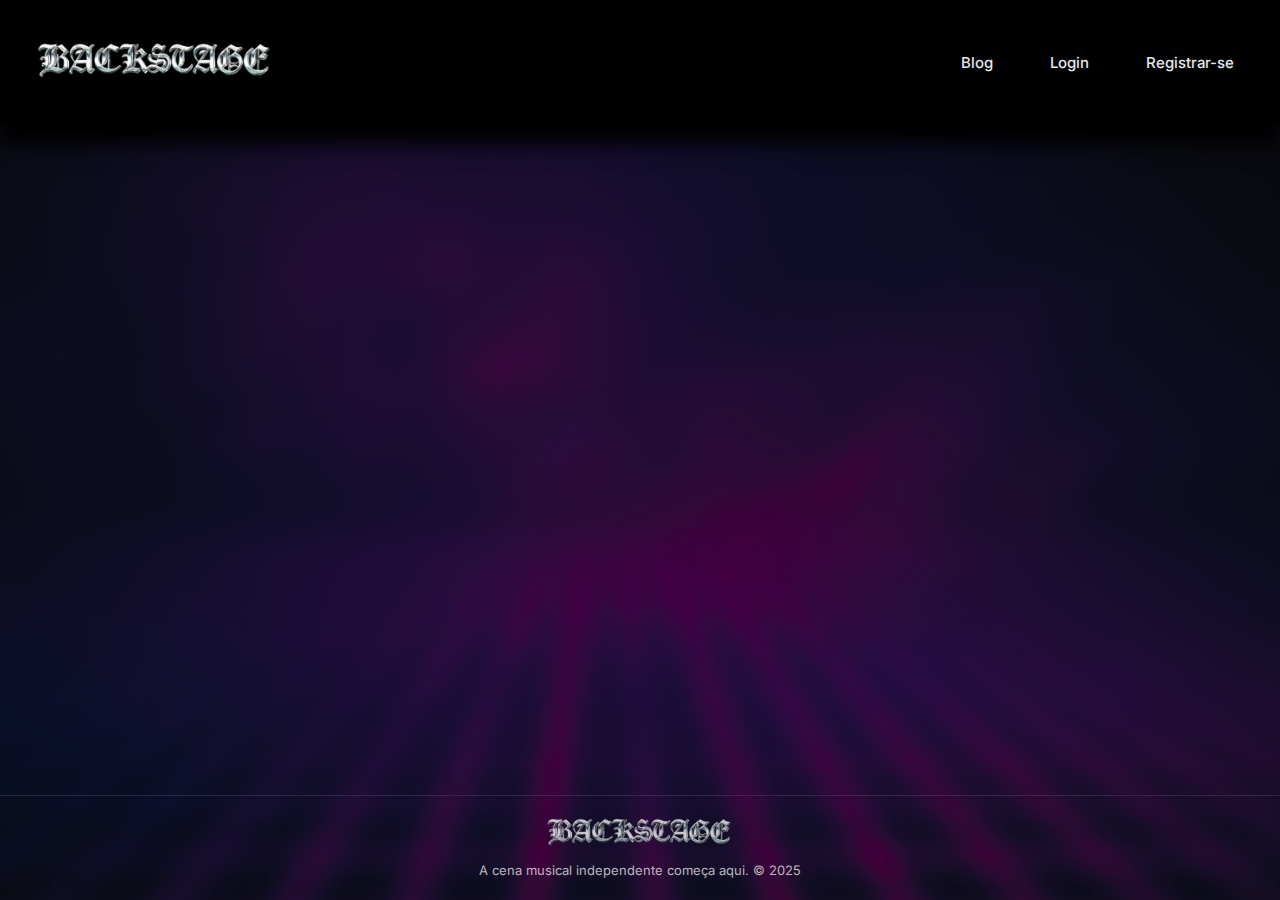
<file: index.html>
<!DOCTYPE html>
<html lang="pt-BR">
<head>
    <meta charset="UTF-8">
    <meta name="viewport" content="width=device-width, initial-scale=1.0">
    <title>Backstage | Conecte-se com Músicos</title>
    <link rel="preconnect" href="https://fonts.googleapis.com">
    <link rel="preconnect" href="https://fonts.gstatic.com" crossorigin>
    <link href="https://fonts.googleapis.com/css2?family=Inter:wght@300;400;500;600;700&family=Poppins:wght@600;700&display=swap" rel="stylesheet">
    <style>
        * {
            margin: 0;
            padding: 0;
            box-sizing: border-box;
        }
        
        body {
            font-family: 'Inter', sans-serif;
            color: #ffffff;
            line-height: 1.5;
            min-height: 100vh;
            display: flex;
            flex-direction: column;
            background-image: url('imagens/background.png');
            background-size: cover;
            background-position: center;
            background-repeat: no-repeat;
            background-attachment: fixed;
            position: relative;
        }
        
        body::before {
            content: '';
            position: absolute;
            top: 0;
            left: 0;
            width: 100%;
            height: 100%;
            background: rgba(0, 0, 0, 0.4);
            z-index: -1;
        }
        
        .container {
            width: 100%;
            max-width: 1200px;
            margin: 0 auto;
            padding: 0 15px;
            position: relative;
            z-index: 1;
        }
        
        nav {
            display: flex;
            align-items: center;   
            justify-content: space-between;
            padding: 20px 30px;
            background-color: black;
            box-shadow: 0px 20px 20px black;
            
        }
        
        .logo-img {
            width: 250px;
            padding-bottom: 20px;
            margin-top: 20px;
        }
        
        
        /* Menu de navegação */
        .nav-menu {
            display: flex;
            list-style: none;
            gap: 25px;
            margin: 0;
            padding: 0;
        }
        
        .nav-menu a {
            text-decoration: none;
            color: #e5e7eb;
            font-weight: 500;
            font-size: 15px;
            transition: all 0.2s;
            padding: 8px 16px;
            border-radius: 6px;
            position: relative;
        }
        
        .nav-menu a:hover {
            color: #8b5cf6;
            background-color: rgba(139, 92, 246, 0.1);
        }
        
        .nav-menu a::after {
            content: '';
            position: absolute;
            bottom: -4px;
            left: 50%;
            transform: translateX(-50%);
            width: 0;
            height: 2px;
            background: linear-gradient(90deg, #8b5cf6, #7c3aed);
            transition: width 0.3s;
        }
        
        .nav-menu a:hover::after {
            width: 70%;
        }
        
        /* Conteúdo principal - Layout de duas colunas */
        .main-content {
            flex: 1;
            display: flex;
            align-items: center;
            padding: 40px 0;
        }
        
        .hero {
            display: flex;
            align-items: center;
            justify-content: space-between;
            width: 100%;
            gap: 40px;
        }
        
        .hero-left {
            flex: 1;
            max-width: 550px;
        }
        
        .main-title {
            font-family: 'Poppins', sans-serif;
            font-size: 44px;
            font-weight: 700;
            line-height: 1.1;
            margin-bottom: 20px;
            color: #ffffff;
            text-shadow: 0 2px 10px rgba(0, 0, 0, 0.5);
        }
        
        .main-subtitle {
            font-size: 18px;
            color: #d1d5db;
            margin-bottom: 30px;
            font-weight: 400;
        }
        
        /* Botão principal */
        .signup-button {
            display: inline-block;
            background: linear-gradient(135deg, #8b5cf6 0%, #7c3aed 50%, #6d28d9 100%);
            color: white;
            font-size: 16px;
            font-weight: 600;
            padding: 16px 40px;
            border-radius: 10px;
            text-decoration: none;
            transition: all 0.3s;
            box-shadow: 0 6px 20px rgba(139, 92, 246, 0.4);
            border: none;
            cursor: pointer;
            letter-spacing: 0.5px;
        }
        
        .signup-button:hover {
            transform: translateY(-3px);
            box-shadow: 0 10px 25px rgba(139, 92, 246, 0.6);
        }
        
        /* Lado direito com imagem do urso */
        .hero-right {
            flex: 1;
            display: flex;
            justify-content: center;
            align-items: center;
        }
        
        .bear-image {
            width: 360px;
            height: auto;
            filter: drop-shadow(0 10px 25px rgba(0, 0, 0, 0.5));
            transition: transform 0.3s ease;
        }
        
        .bear-image:hover {
            transform: scale(1.02);
        }
        
        /* Rodapé COM LOGO */
        footer {
            padding: 20px 0;
            text-align: center;
            color: rgba(255, 255, 255, 0.7);
            font-size: 13px;
            margin-top: 10px;
            border-top: 1px solid rgba(255, 255, 255, 0.1);
        }
        
        .footer-content {
            display: flex;
            flex-direction: column;
            align-items: center;
            gap: 10px;
        }
        
        .footer-logo {
            display: flex;
            align-items: center;
            gap: 10px;
            margin-bottom: 5px;
        }
        
        .footer-logo-img {
            height: 30px;
            width: auto;
            opacity: 0.8;
        }
        
        .footer-logo-text {
            font-family: 'Poppins', sans-serif;
            font-size: 16px;
            font-weight: 600;
            color: rgba(255, 255, 255, 0.9);
        }
        
        /* Responsividade */
        @media (max-width: 992px) {
            .main-title {
                font-size: 38px;
            }
            
            .main-subtitle {
                font-size: 16px;
            }
            
            .bear-image {
                width: 300px;
            }
            
            .container {
                padding: 0 20px;
            }
            
            nav {
                padding: 15px 20px;
            }
            
            .logo-img {
                width: 200px;
            }
        }
        
        @media (max-width: 768px) {
            .hero {
                flex-direction: column;
                gap: 30px;
                text-align: center;
            }
            
            .hero-left, .hero-right {
                max-width: 100%;
            }
            
            nav {
                flex-direction: column;
                gap: 15px;
                padding: 15px;
            }
            
            .logo-img {
                width: 180px;
                margin: 0;
            }
            
            .nav-menu {
                gap: 15px;
                flex-wrap: wrap;
                justify-content: center;
            }
            
            .main-title {
                font-size: 32px;
            }
            
            .main-subtitle {
                font-size: 15px;
            }
            
            .signup-button {
                padding: 14px 35px;
                font-size: 15px;
            }
            
            .bear-image {
                width: 260px;
            }
            
            .footer-logo {
                flex-direction: column;
                gap: 6px;
            }
        }
        
        @media (max-width: 480px) {
            .container {
                padding: 0 15px;
            }
            
            .nav-menu {
                flex-direction: column;
                gap: 12px;
                align-items: center;
            }
            
            .main-title {
                font-size: 28px;
            }
            
            .main-subtitle {
                font-size: 14px;
            }
            
            .signup-button {
                padding: 12px 30px;
                font-size: 14px;
            }
            
            .bear-image {
                width: 220px;
            }
            
            .footer-logo-img {
                height: 25px;
            }
            
            .footer-logo-text {
                font-size: 14px;
            }
        }
        
        /* Estilos para fallback caso as imagens não carreguem */
        .bg-fallback {
            background: linear-gradient(135deg, #0f0c29 0%, #302b63 50%, #24243e 100%) !important;
        }
        
        .logo-fallback {
            background: linear-gradient(135deg, #8b5cf6, #7c3aed);
            width: 250px;
            height: 60px;
            border-radius: 8px;
            display: flex;
            align-items: center;
            justify-content: center;
            color: white;
            font-weight: bold;
            font-size: 24px;
        }
        
        .footer-logo-fallback {
            background: linear-gradient(135deg, #8b5cf6, #7c3aed);
            width: 30px;
            height: 30px;
            border-radius: 6px;
            display: flex;
            align-items: center;
            justify-content: center;
            color: white;
            font-weight: bold;
            font-size: 14px;
        }
        
        .bear-fallback {
            width: 360px;
            height: 360px;
            background: rgba(0, 0, 0, 0.2);
            border-radius: 10px;
            display: flex;
            align-items: center;
            justify-content: center;
            color: rgba(255, 255, 255, 0.5);
            font-size: 14px;
            box-shadow: 0 10px 25px rgba(0, 0, 0, 0.3);
        }
        
        /* Animações */
        @keyframes fadeInLeft {
            from { 
                opacity: 0; 
                transform: translateX(-20px); 
            }
            to { 
                opacity: 1; 
                transform: translateX(0); 
            }
        }
        
        @keyframes fadeInRight {
            from { 
                opacity: 0; 
                transform: translateX(20px); 
            }
            to { 
                opacity: 1; 
                transform: translateX(0); 
            }
        }
        
        .hero-left > * {
            opacity: 0;
            animation: fadeInLeft 0.8s ease-out forwards;
        }
        
        .hero-right > * {
            opacity: 0;
            animation: fadeInRight 0.8s ease-out forwards;
        }
        
        .main-title { animation-delay: 0.2s; }
        .main-subtitle { animation-delay: 0.4s; }
        .signup-button { animation-delay: 0.6s; }
        .bear-image { animation-delay: 0.8s; }
    </style>
</head>
<body>
    <!-- NAVBAR NOVA COM ESTILO DO SEGUNDO CÓDIGO -->
    <nav>
        <div class="logo-container">
            <img src="imagens/logo.png" alt="Backstage Logo" class="logo-img" id="logo-img">
        </div>
        <ul class="nav-menu">
            <li><a href="#">Blog</a></li>
            <li><a href="perfil.html">Login</a></li>
            <li><a href="perfil_usuario.html">Registrar-se</a></li>
        </ul>
    </nav>
    
    <main class="main-content">
        <div class="container">
            <div class="hero">
                <div class="hero-left">
                    <h1 class="main-title">Conecte-se com músicos, encontre parceiros, crie seus projetos.</h1>
                    <p class="main-subtitle">A cena musical independente começa aqui.</p>
                    
                    <a href="registrar.html" class="signup-button">INSCREVA-SE</a>
                </div>
                
                <div class="hero-right">
                    <img src="imagens/urso.png" alt="Imagem de urso" class="bear-image" id="bear-img">
                </div>
            </div>
        </div>
    </main>
    
    <footer>
        <div class="container">
            <div class="footer-content">
                <div class="footer-logo">
                    <img src="imagens/logo.png" alt="Backstage Logo" class="footer-logo-img" id="footer-logo-img">
                </div>
                <p>A cena musical independente começa aqui. &copy; 2025</p>
            </div>
        </div>
    </footer>
    
    <script>
        // Verificar se as imagens carregaram
        window.addEventListener('load', function() {
            const body = document.querySelector('body');
            const logoImg = document.getElementById('logo-img');
            const footerLogoImg = document.getElementById('footer-logo-img');
            const bearImg = document.getElementById('bear-img');
            
            // Verificar imagem de fundo (imagens/background.png)
            const bgImg = new Image();
            bgImg.src = 'imagens/background.png';
            
            bgImg.onload = function() {
                console.log('Imagem de fundo "imagens/background.png" carregada com sucesso');
            };
            
            bgImg.onerror = function() {
                console.log('Imagem "imagens/background.png" não encontrada. Usando fallback...');
                body.classList.add('bg-fallback');
                
                // Tentar caminhos alternativos para fundo
                const bgAltPaths = [
                    'background.png',
                    'imagens/background.jpg',
                    'background.jpg',
                    'img/background.png',
                    'assets/background.png',
                    'backgrounds/background.png'
                ];
                
                for (let path of bgAltPaths) {
                    const testImg = new Image();
                    testImg.src = path;
                    testImg.onload = function() {
                        console.log(`Imagem de fundo encontrada em: ${path}`);
                        body.style.backgroundImage = `url('${path}')`;
                        body.classList.remove('bg-fallback');
                    };
                }
            };
            
            // Função para verificar e criar fallback para logo
            function checkLogo(imgElement, fallbackClass, fallbackText, isLarge = false) {
                imgElement.onerror = function() {
                    console.log(`Logo "${imgElement.src}" não encontrada. Criando fallback...`);
                    const container = imgElement.parentElement;
                    const fallbackDiv = document.createElement('div');
                    fallbackDiv.className = fallbackClass;
                    fallbackDiv.textContent = fallbackText;
                    
                    if (isLarge) {
                        fallbackDiv.style.width = '250px';
                        fallbackDiv.style.height = '60px';
                        fallbackDiv.style.fontSize = '24px';
                    }
                    
                    imgElement.style.display = 'none';
                    container.appendChild(fallbackDiv);
                    
                    // Tentar caminhos alternativos para logo
                    const logoAltPaths = [
                        'imagens/logo.png',
                        'logo.png',
                        'img/logo.png',
                        'assets/logo.png',
                        'logo/logo.png'
                    ];
                    
                    for (let path of logoAltPaths) {
                        const testImg = new Image();
                        testImg.src = path;
                        testImg.onload = function() {
                            console.log(`Logo encontrado em: ${path}`);
                            imgElement.src = path;
                            imgElement.style.display = 'block';
                            if (fallbackDiv.parentNode) {
                                fallbackDiv.parentNode.removeChild(fallbackDiv);
                            }
                        };
                    }
                };
            }
            
            // Verificar logos
            checkLogo(logoImg, 'logo-fallback', 'BACKSTAGE', true);
            checkLogo(footerLogoImg, 'footer-logo-fallback', 'BS', false);
            
            // Verificar imagem do urso (imagens/urso.png)
            bearImg.onerror = function() {
                console.log('Imagem do urso "imagens/urso.png" não encontrada. Criando fallback...');
                const heroRight = document.querySelector('.hero-right');
                const fallbackDiv = document.createElement('div');
                fallbackDiv.className = 'bear-fallback';
                fallbackDiv.textContent = 'urso.png';
                
                bearImg.style.display = 'none';
                heroRight.appendChild(fallbackDiv);
                
                // Tentar caminhos alternativos para imagem do urso
                const bearAltPaths = [
                    'imagens/urso.png',
                    'urso.png',
                    'bear.png',
                    'img/urso.png',
                    'assets/urso.png',
                    'images/urso.png'
                ];
                
                for (let path of bearAltPaths) {
                    const testImg = new Image();
                    testImg.src = path;
                    testImg.onload = function() {
                        console.log(`Imagem do urso encontrada em: ${path}`);
                        bearImg.src = path;
                        bearImg.style.display = 'block';
                        if (fallbackDiv.parentNode) {
                            fallbackDiv.parentNode.removeChild(fallbackDiv);
                        }
                    };
                }
            };
        });
        
        // Interações
        document.querySelector('.signup-button').addEventListener('click', function(e) {
            e.preventDefault();
            this.style.transform = 'scale(0.95)';
            setTimeout(() => {
                this.style.transform = '';
                window.location.href = 'registrar.html';
            }, 150);
        });
        
        // Efeito de digitação no título
        const title = document.querySelector('.main-title');
        const originalTitle = title.textContent;
        title.textContent = '';
        
        let charIndex = 0;
        function typeTitle() {
            if (charIndex < originalTitle.length) {
                title.textContent += originalTitle.charAt(charIndex);
                charIndex++;
                setTimeout(typeTitle, 30);
            }
        }
        
        // Iniciar após as animações
        setTimeout(typeTitle, 800);
    </script>
</body>
</html>
</file>
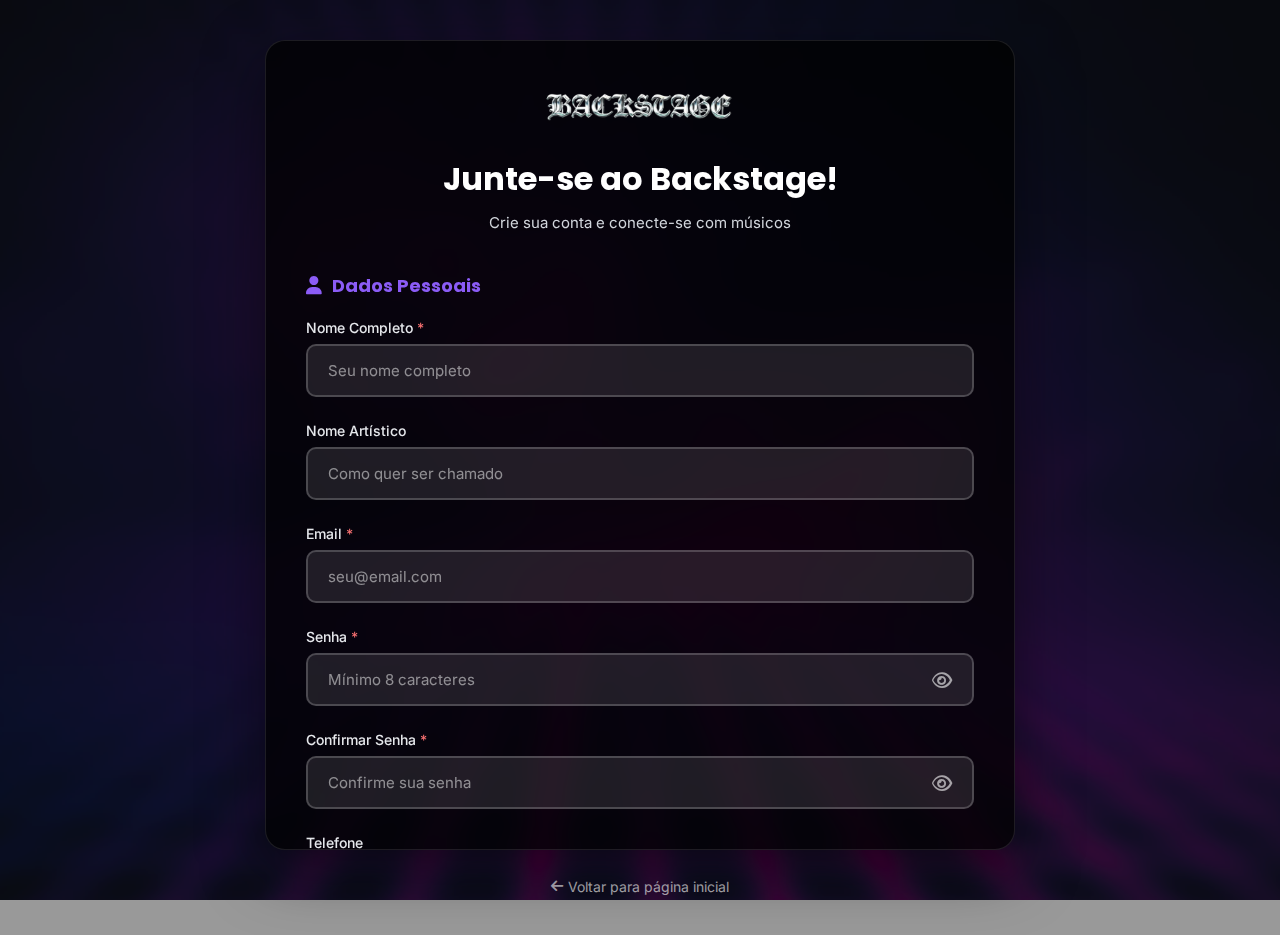
<file: cadastro.html>
<!DOCTYPE html>
<html lang="pt-BR">
<head>
    <meta charset="UTF-8">
    <meta name="viewport" content="width=device-width, initial-scale=1.0">
    <title>Cadastro - Backstage Cena</title>
    <link href="https://fonts.googleapis.com/css2?family=Inter:wght@300;400;500;600;700&family=Poppins:wght@600;700&display=swap" rel="stylesheet">
    <link rel="stylesheet" href="https://cdnjs.cloudflare.com/ajax/libs/font-awesome/6.4.0/css/all.min.css">
    
    <style>
        * { margin: 0; padding: 0; box-sizing: border-box; }
        
        body {
            font-family: 'Inter', sans-serif;
            min-height: 100vh;
            display: flex;
            align-items: center;
            justify-content: center;
            background-image: url('imagens/background.png');
            background-size: cover;
            background-position: center;
            background-repeat: no-repeat;
            background-attachment: fixed;
            position: relative;
            padding: 40px 20px;
        }
        
        body::before {
            content: '';
            position: absolute;
            top: 0;
            left: 0;
            width: 100%;
            height: 100%;
            background: rgba(0, 0, 0, 0.4);
            z-index: 0;
        }

        .cadastro-container {
            position: relative;
            z-index: 1;
            width: 100%;
            max-width: 750px;
        }

        .cadastro-box {
            background: rgba(0, 0, 0, 0.75);
            border-radius: 20px;
            padding: 50px 40px;
            box-shadow: 0 20px 60px rgba(0, 0, 0, 0.5);
            backdrop-filter: blur(10px);
            border: 1px solid rgba(255, 255, 255, 0.1);
            max-height: 90vh;
            overflow-y: auto;
        }

        .cadastro-box::-webkit-scrollbar {
            width: 10px;
        }

        .cadastro-box::-webkit-scrollbar-track {
            background: rgba(255, 255, 255, 0.05);
            border-radius: 10px;
        }

        .cadastro-box::-webkit-scrollbar-thumb {
            background: linear-gradient(180deg, #8b5cf6, #6d28d9);
            border-radius: 10px;
        }

        .cadastro-box::-webkit-scrollbar-thumb:hover {
            background: linear-gradient(180deg, #a78bfa, #8b5cf6);
        }

        .logo-container {
            text-align: center;
            margin-bottom: 30px;
        }

        .logo-img {
            width: 200px;
            max-width: 100%;
        }

        .cadastro-header {
            text-align: center;
            margin-bottom: 40px;
        }

        .cadastro-title {
            font-family: 'Poppins', sans-serif;
            font-size: 32px;
            font-weight: 700;
            color: #ffffff;
            margin-bottom: 10px;
        }

        .cadastro-subtitle {
            color: #d1d5db;
            font-size: 15px;
        }

        .form-section {
            margin-bottom: 35px;
            padding-bottom: 35px;
            border-bottom: 1px solid rgba(255, 255, 255, 0.1);
        }

        .form-section:last-of-type {
            border-bottom: none;
            margin-bottom: 20px;
        }

        .section-title {
            font-family: 'Poppins', sans-serif;
            font-size: 18px;
            color: #8b5cf6;
            margin-bottom: 20px;
            display: flex;
            align-items: center;
            gap: 10px;
        }

        .form-group {
            margin-bottom: 25px;
        }

        .form-group.hidden {
            display: none;
        }

        label {
            display: block;
            color: #e5e7eb;
            font-weight: 500;
            margin-bottom: 8px;
            font-size: 14px;
        }

        .required { color: #f87171; }

        input, select, textarea {
            width: 100%;
            padding: 15px 20px;
            border: 2px solid rgba(255, 255, 255, 0.2);
            border-radius: 10px;
            font-size: 15px;
            font-family: 'Inter', sans-serif;
            background: rgba(255, 255, 255, 0.1);
            color: white;
            transition: all 0.3s;
        }

        textarea { min-height: 100px; resize: vertical; }
        
        select { cursor: pointer; }
        select option { background: #1a1a1a; color: white; }

        input::placeholder, textarea::placeholder { color: rgba(255, 255, 255, 0.5); }

        input:focus, select:focus, textarea:focus {
            outline: none;
            border-color: #8b5cf6;
            background: rgba(139, 92, 246, 0.1);
            box-shadow: 0 0 0 3px rgba(139, 92, 246, 0.2);
        }

        .password-container {
            position: relative;
        }

        .password-container input {
            padding-right: 50px;
        }

        .toggle-password {
            position: absolute;
            right: 15px;
            top: 50%;
            transform: translateY(-50%);
            background: none;
            border: none;
            color: rgba(255, 255, 255, 0.6);
            cursor: pointer;
            font-size: 18px;
            padding: 8px;
            width: 35px;
            height: 35px;
            border-radius: 5px;
            transition: all 0.3s;
        }

        .toggle-password:hover {
            color: #8b5cf6;
            background: rgba(139, 92, 246, 0.1);
        }

        /* Checkboxes de ÁREAS DE ATUAÇÃO estilizados */
        .areas-grid {
            display: grid;
            grid-template-columns: repeat(auto-fill, minmax(200px, 1fr));
            gap: 15px;
            margin-top: 10px;
        }

        .area-card {
            position: relative;
            cursor: pointer;
        }

        .area-card input[type="checkbox"] {
            position: absolute;
            opacity: 0;
            cursor: pointer;
        }

        .area-label {
            display: flex;
            flex-direction: column;
            align-items: center;
            justify-content: center;
            padding: 25px 20px;
            background: rgba(255, 255, 255, 0.05);
            border-radius: 15px;
            border: 2px solid rgba(255, 255, 255, 0.1);
            cursor: pointer;
            transition: all 0.3s;
            min-height: 120px;
            text-align: center;
        }

        .area-card:hover .area-label {
            background: rgba(139, 92, 246, 0.1);
            border-color: rgba(139, 92, 246, 0.3);
            transform: translateY(-2px);
        }

        .area-card input:checked ~ .area-label {
            background: linear-gradient(135deg, rgba(139, 92, 246, 0.2), rgba(109, 40, 217, 0.2));
            border-color: #8b5cf6;
            box-shadow: 0 0 20px rgba(139, 92, 246, 0.3);
        }

        .area-icon {
            font-size: 32px;
            margin-bottom: 12px;
            opacity: 0.8;
            transition: all 0.3s;
        }

        .area-card input:checked ~ .area-label .area-icon {
            opacity: 1;
            transform: scale(1.1);
        }

        .area-name {
            font-weight: 600;
            color: #d1d5db;
            font-size: 15px;
            transition: all 0.3s;
        }

        .area-card input:checked ~ .area-label .area-name {
            color: #a78bfa;
        }

        .area-check {
            position: absolute;
            top: 10px;
            right: 10px;
            width: 24px;
            height: 24px;
            background: rgba(139, 92, 246, 0.2);
            border-radius: 50%;
            display: flex;
            align-items: center;
            justify-content: center;
            opacity: 0;
            transition: all 0.3s;
        }

        .area-card input:checked ~ .area-label .area-check {
            opacity: 1;
            background: #8b5cf6;
        }

        /* Checkboxes de INSTRUMENTOS/GÊNEROS estilizados */
        .checkbox-grid {
            display: grid;
            grid-template-columns: repeat(auto-fill, minmax(160px, 1fr));
            gap: 12px;
            margin-top: 15px;
        }

        .checkbox-item {
            position: relative;
            cursor: pointer;
        }

        .checkbox-item input[type="checkbox"] {
            position: absolute;
            opacity: 0;
            cursor: pointer;
        }

        .checkbox-label {
            display: flex;
            align-items: center;
            gap: 12px;
            padding: 14px 18px;
            background: rgba(255, 255, 255, 0.05);
            border-radius: 10px;
            border: 2px solid rgba(255, 255, 255, 0.1);
            cursor: pointer;
            transition: all 0.3s;
            font-size: 14px;
            color: #d1d5db;
        }

        .checkbox-item:hover .checkbox-label {
            background: rgba(139, 92, 246, 0.1);
            border-color: rgba(139, 92, 246, 0.3);
            transform: translateX(3px);
        }

        .checkbox-item input:checked ~ .checkbox-label {
            background: linear-gradient(135deg, rgba(139, 92, 246, 0.15), rgba(109, 40, 217, 0.15));
            border-color: #8b5cf6;
            color: #a78bfa;
            font-weight: 600;
        }

        .checkbox-icon {
            width: 20px;
            height: 20px;
            border: 2px solid rgba(255, 255, 255, 0.3);
            border-radius: 5px;
            display: flex;
            align-items: center;
            justify-content: center;
            transition: all 0.3s;
            flex-shrink: 0;
        }

        .checkbox-item input:checked ~ .checkbox-label .checkbox-icon {
            background: #8b5cf6;
            border-color: #8b5cf6;
        }

        .checkbox-icon i {
            font-size: 12px;
            color: white;
            opacity: 0;
            transition: opacity 0.2s;
        }

        .checkbox-item input:checked ~ .checkbox-label .checkbox-icon i {
            opacity: 1;
        }

        .btn-cadastrar {
            width: 100%;
            padding: 18px;
            background: linear-gradient(135deg, #8b5cf6 0%, #7c3aed 50%, #6d28d9 100%);
            color: white;
            border: none;
            border-radius: 12px;
            font-size: 16px;
            font-weight: 600;
            cursor: pointer;
            transition: all 0.3s;
            box-shadow: 0 6px 20px rgba(139, 92, 246, 0.4);
            letter-spacing: 0.5px;
            text-transform: uppercase;
            margin-top: 10px;
            display: flex;
            align-items: center;
            justify-content: center;
            gap: 10px;
        }

        .btn-cadastrar:hover {
            transform: translateY(-3px);
            box-shadow: 0 10px 30px rgba(139, 92, 246, 0.6);
        }

        .btn-cadastrar:active {
            transform: translateY(-1px);
        }

        .login-link {
            text-align: center;
            color: #d1d5db;
            font-size: 14px;
            margin-top: 25px;
        }

        .login-link a {
            color: #8b5cf6;
            text-decoration: none;
            font-weight: 600;
            transition: all 0.2s;
        }

        .login-link a:hover {
            color: #a78bfa;
            text-decoration: underline;
        }

        .back-home {
            text-align: center;
            margin-top: 25px;
        }

        .back-home a {
            color: rgba(255, 255, 255, 0.7);
            text-decoration: none;
            font-size: 14px;
            display: inline-flex;
            align-items: center;
            gap: 5px;
            transition: all 0.3s;
        }

        .back-home a:hover { 
            color: #8b5cf6; 
        }

        .alert {
            padding: 15px 20px;
            border-radius: 10px;
            margin-bottom: 20px;
            font-size: 14px;
            display: none;
            animation: slideDown 0.3s;
        }

        @keyframes slideDown {
            from { opacity: 0; transform: translateY(-10px); }
            to { opacity: 1; transform: translateY(0); }
        }

        .alert-error {
            background: rgba(220, 38, 38, 0.15);
            border: 1px solid rgba(220, 38, 38, 0.3);
            color: #fca5a5;
        }

        .helper-text {
            color: #9ca3af;
            font-size: 13px;
            margin-top: 8px;
            display: block;
        }

        @media (max-width: 768px) {
            .areas-grid {
                grid-template-columns: 1fr;
            }
            .checkbox-grid {
                grid-template-columns: 1fr;
            }
        }

        @media (max-width: 500px) {
            .cadastro-box { padding: 40px 25px; }
            .cadastro-title { font-size: 26px; }
        }
    </style>
</head>
<body>
    <div class="cadastro-container">
        <div class="cadastro-box">
            <div class="logo-container">
                <img src="imagens/logo.png" alt="Backstage Cena" class="logo-img" id="logo-img">
            </div>

            <div class="cadastro-header">
                <h1 class="cadastro-title">Junte-se ao Backstage!</h1>
                <p class="cadastro-subtitle">Crie sua conta e conecte-se com músicos</p>
            </div>

            <div class="alert alert-error" id="alert-error"></div>

            <form action="php/cadastro_process.php" method="POST" id="cadastro-form">
                
                <!-- SEÇÃO 1: Dados Pessoais -->
                <div class="form-section">
                    <h3 class="section-title">
                        <i class="fa-solid fa-user"></i>
                        Dados Pessoais
                    </h3>

                    <div class="form-group">
                        <label for="nome_completo">Nome Completo <span class="required">*</span></label>
                        <input type="text" id="nome_completo" name="nome_completo" placeholder="Seu nome completo" required>
                    </div>

                    <div class="form-group">
                        <label for="nome_artistico">Nome Artístico</label>
                        <input type="text" id="nome_artistico" name="nome_artistico" placeholder="Como quer ser chamado">
                    </div>

                    <div class="form-group">
                        <label for="email">Email <span class="required">*</span></label>
                        <input type="email" id="email" name="email" placeholder="seu@email.com" required>
                    </div>

                    <div class="form-group">
                        <label for="senha">Senha <span class="required">*</span></label>
                        <div class="password-container">
                            <input type="password" id="senha" name="senha" placeholder="Mínimo 8 caracteres" required minlength="8">
                            <button type="button" class="toggle-password" onclick="togglePassword('senha', this)">
                                <i class="fa-regular fa-eye"></i>
                            </button>
                        </div>
                    </div>

                    <div class="form-group">
                        <label for="confirmar_senha">Confirmar Senha <span class="required">*</span></label>
                        <div class="password-container">
                            <input type="password" id="confirmar_senha" name="confirmar_senha" placeholder="Confirme sua senha" required minlength="8">
                            <button type="button" class="toggle-password" onclick="togglePassword('confirmar_senha', this)">
                                <i class="fa-regular fa-eye"></i>
                            </button>
                        </div>
                    </div>

                    <div class="form-group">
                        <label for="telefone">Telefone</label>
                        <input type="tel" id="telefone" name="telefone" placeholder="(00) 00000-0000">
                    </div>
                </div>

                <!-- SEÇÃO 2: Localização -->
                <div class="form-section">
                    <h3 class="section-title">
                        <i class="fa-solid fa-location-dot"></i>
                        Localização
                    </h3>

                    <div class="form-group">
                        <label for="cidade">Cidade <span class="required">*</span></label>
                        <input type="text" id="cidade" name="cidade" placeholder="Sua cidade" required>
                    </div>

                    <div class="form-group">
                        <label for="estado">Estado <span class="required">*</span></label>
                        <select id="estado" name="estado" required>
                            <option value="">Selecione...</option>
                            <option value="AC">Acre</option>
                            <option value="AL">Alagoas</option>
                            <option value="BA">Bahia</option>
                            <option value="CE">Ceará</option>
                            <option value="DF">Distrito Federal</option>
                            <option value="ES">Espírito Santo</option>
                            <option value="MG">Minas Gerais</option>
                            <option value="PA">Pará</option>
                            <option value="PB">Paraíba</option>
                            <option value="PE">Pernambuco</option>
                            <option value="PI">Piauí</option>
                            <option value="PR">Paraná</option>
                            <option value="RJ">Rio de Janeiro</option>
                            <option value="RN">Rio Grande do Norte</option>
                            <option value="RS">Rio Grande do Sul</option>
                            <option value="SC">Santa Catarina</option>
                            <option value="SP">São Paulo</option>
                        </select>
                    </div>

                    <div class="form-group">
                        <label for="bairro">Bairro</label>
                        <input type="text" id="bairro" name="bairro" placeholder="Seu bairro">
                    </div>
                </div>

                <!-- SEÇÃO 3: Perfil Musical -->
                <div class="form-section">
                    <h3 class="section-title">
                        <i class="fa-solid fa-music"></i>
                        Perfil Musical
                    </h3>

                    <div class="form-group">
                        <label>Área de Atuação <span class="required">*</span></label>
                        <small class="helper-text">Selecione todas que se aplicam a você</small>
                        <div class="areas-grid">
                            <div class="area-card">
                                <input type="checkbox" id="area_vocalista" name="areas_atuacao[]" value="Vocalista" onchange="toggleSections()">
                                <label for="area_vocalista" class="area-label">
                                    <div class="area-icon">🎤</div>
                                    <div class="area-name">Vocalista</div>
                                    <div class="area-check"><i class="fa-solid fa-check"></i></div>
                                </label>
                            </div>

                            <div class="area-card">
                                <input type="checkbox" id="area_instrumentista" name="areas_atuacao[]" value="Instrumentista" onchange="toggleSections()">
                                <label for="area_instrumentista" class="area-label">
                                    <div class="area-icon">🎸</div>
                                    <div class="area-name">Instrumentista</div>
                                    <div class="area-check"><i class="fa-solid fa-check"></i></div>
                                </label>
                            </div>

                            <div class="area-card">
                                <input type="checkbox" id="area_produtor" name="areas_atuacao[]" value="Produtor" onchange="toggleSections()">
                                <label for="area_produtor" class="area-label">
                                    <div class="area-icon">🎛️</div>
                                    <div class="area-name">Produtor</div>
                                    <div class="area-check"><i class="fa-solid fa-check"></i></div>
                                </label>
                            </div>

                            <div class="area-card">
                                <input type="checkbox" id="area_compositor" name="areas_atuacao[]" value="Compositor" onchange="toggleSections()">
                                <label for="area_compositor" class="area-label">
                                    <div class="area-icon">✍️</div>
                                    <div class="area-name">Compositor</div>
                                    <div class="area-check"><i class="fa-solid fa-check"></i></div>
                                </label>
                            </div>

                            <div class="area-card">
                                <input type="checkbox" id="area_dj" name="areas_atuacao[]" value="DJ" onchange="toggleSections()">
                                <label for="area_dj" class="area-label">
                                    <div class="area-icon">🎧</div>
                                    <div class="area-name">DJ</div>
                                    <div class="area-check"><i class="fa-solid fa-check"></i></div>
                                </label>
                            </div>

                            <div class="area-card">
                                <input type="checkbox" id="area_beatmaker" name="areas_atuacao[]" value="Beatmaker" onchange="toggleSections()">
                                <label for="area_beatmaker" class="area-label">
                                    <div class="area-icon">🥁</div>
                                    <div class="area-name">Beatmaker</div>
                                    <div class="area-check"><i class="fa-solid fa-check"></i></div>
                                </label>
                            </div>
                        </div>
                    </div>

                    <div class="form-group">
                        <label for="anos_experiencia">Anos de Experiência</label>
                        <input type="number" id="anos_experiencia" name="anos_experiencia" placeholder="Ex: 5" min="0" max="80">
                    </div>

                    <div class="form-group">
                        <label for="biografia">Sobre Você</label>
                        <textarea id="biografia" name="biografia" placeholder="Conte um pouco sobre sua jornada musical..."></textarea>
                    </div>

                    <!-- INSTRUMENTOS (aparece só se for Instrumentista) -->
                    <div class="form-group hidden" id="instrumentos-section">
                        <label>Instrumentos que Domina <span class="required">*</span></label>
                        <small class="helper-text">Selecione todos os instrumentos que você toca</small>
                        <div class="checkbox-grid" id="instrumentos-grid"></div>
                    </div>

                    <!-- DAWs (aparece só se for Produtor) -->
                    <div class="form-group hidden" id="daws-section">
                        <label>DAWs que Utiliza</label>
                        <small class="helper-text">Selecione as DAWs/softwares que você usa para produzir</small>
                        <div class="checkbox-grid" id="daws-grid"></div>
                    </div>

                    <div class="form-group">
                        <label>Gêneros Musicais Favoritos <span class="required">*</span></label>
                        <small class="helper-text">Selecione os gêneros que você mais gosta ou trabalha</small>
                        <div class="checkbox-grid" id="generos-grid"></div>
                    </div>

                    <div class="form-group">
                        <label>Disponibilidade <span class="required">*</span></label>
                        <small class="helper-text">Quando você está disponível para colaborações?</small>
                        <div class="checkbox-grid">
                            <div class="checkbox-item">
                                <input type="checkbox" id="disp_manha" name="disponibilidade[]" value="1">
                                <label for="disp_manha" class="checkbox-label">
                                    <div class="checkbox-icon"><i class="fa-solid fa-check"></i></div>
                                    ☀️ Manhã
                                </label>
                            </div>
                            <div class="checkbox-item">
                                <input type="checkbox" id="disp_tarde" name="disponibilidade[]" value="2">
                                <label for="disp_tarde" class="checkbox-label">
                                    <div class="checkbox-icon"><i class="fa-solid fa-check"></i></div>
                                    🌤️ Tarde
                                </label>
                            </div>
                            <div class="checkbox-item">
                                <input type="checkbox" id="disp_noite" name="disponibilidade[]" value="3">
                                <label for="disp_noite" class="checkbox-label">
                                    <div class="checkbox-icon"><i class="fa-solid fa-check"></i></div>
                                    🌙 Noite
                                </label>
                            </div>
                        </div>
                    </div>
                </div>

                <button type="submit" class="btn-cadastrar">
                    <i class="fa-solid fa-rocket"></i>
                    Criar Minha Conta
                </button>
            </form>

            <div class="login-link">
                Já tem uma conta? <a href="login.html">Faça login aqui</a>
            </div>
        </div>

        <div class="back-home">
            <a href="index.html">
                <i class="fa-solid fa-arrow-left"></i>
                Voltar para página inicial
            </a>
        </div>
    </div>

    <script>
        // Lista de instrumentos
        const instrumentos = [
            { id: 1, nome: 'Violão' },
            { id: 2, nome: 'Guitarra' },
            { id: 3, nome: 'Baixo' },
            { id: 4, nome: 'Bateria' },
            { id: 5, nome: 'Piano' },
            { id: 6, nome: 'Teclado' },
            { id: 7, nome: 'Saxofone' },
            { id: 8, nome: 'Trompete' },
            { id: 9, nome: 'Flauta' },
            { id: 10, nome: 'Violino' },
            { id: 13, nome: 'Vocal' },
            { id: 14, nome: 'Percussão' },
            { id: 16, nome: 'Cavaquinho' },
            { id: 17, nome: 'Ukulele' }
        ];

        // Lista de DAWs
        const daws = [
            'FL Studio',
            'Ableton Live',
            'Logic Pro',
            'Pro Tools',
            'Cubase',
            'Studio One',
            'Reaper',
            'GarageBand',
            'Bitwig Studio',
            'Reason'
        ];

        // Lista de gêneros
        const generos = [
            { id: 1, nome: 'Rock' },
            { id: 2, nome: 'Pop' },
            { id: 3, nome: 'MPB' },
            { id: 4, nome: 'Samba' },
            { id: 5, nome: 'Jazz' },
            { id: 6, nome: 'Blues' },
            { id: 7, nome: 'Funk' },
            { id: 8, nome: 'Hip-Hop' },
            { id: 9, nome: 'Trap' },
            { id: 10, nome: 'Eletrônica' },
            { id: 11, nome: 'Reggae' },
            { id: 12, nome: 'Folk' },
            { id: 13, nome: 'Gospel' },
            { id: 14, nome: 'Clássica' },
            { id: 16, nome: 'Metal' },
            { id: 17, nome: 'Indie' },
            { id: 20, nome: 'Forró' }
        ];

        // Preencher instrumentos
        const instrumentosGrid = document.getElementById('instrumentos-grid');
        instrumentos.forEach(inst => {
            const div = document.createElement('div');
            div.className = 'checkbox-item';
            div.innerHTML = `
                <input type="checkbox" id="inst_${inst.id}" name="instrumentos[]" value="${inst.id}">
                <label for="inst_${inst.id}" class="checkbox-label">
                    <div class="checkbox-icon"><i class="fa-solid fa-check"></i></div>
                    ${inst.nome}
                </label>
            `;
            instrumentosGrid.appendChild(div);
        });

        // Preencher DAWs
        const dawsGrid = document.getElementById('daws-grid');
        daws.forEach((daw, index) => {
            const div = document.createElement('div');
            div.className = 'checkbox-item';
            div.innerHTML = `
                <input type="checkbox" id="daw_${index}" name="daws[]" value="${daw}">
                <label for="daw_${index}" class="checkbox-label">
                    <div class="checkbox-icon"><i class="fa-solid fa-check"></i></div>
                    ${daw}
                </label>
            `;
            dawsGrid.appendChild(div);
        });

        // Preencher gêneros
        const generosGrid = document.getElementById('generos-grid');
        generos.forEach(gen => {
            const div = document.createElement('div');
            div.className = 'checkbox-item';
            div.innerHTML = `
                <input type="checkbox" id="gen_${gen.id}" name="generos[]" value="${gen.id}">
                <label for="gen_${gen.id}" class="checkbox-label">
                    <div class="checkbox-icon"><i class="fa-solid fa-check"></i></div>
                    ${gen.nome}
                </label>
            `;
            generosGrid.appendChild(div);
        });

        // Função para mostrar/ocultar seções baseado na área de atuação
        function toggleSections() {
            const instrumentistaChecked = document.getElementById('area_instrumentista').checked;
            const produtorChecked = document.getElementById('area_produtor').checked;

            const instrumentosSection = document.getElementById('instrumentos-section');
            const dawsSection = document.getElementById('daws-section');

            // Mostrar instrumentos se for Instrumentista
            if (instrumentistaChecked) {
                instrumentosSection.classList.remove('hidden');
            } else {
                instrumentosSection.classList.add('hidden');
            }

            // Mostrar DAWs se for Produtor
            if (produtorChecked) {
                dawsSection.classList.remove('hidden');
            } else {
                dawsSection.classList.add('hidden');
            }
        }

        function togglePassword(inputId, button) {
            const input = document.getElementById(inputId);
            const icon = button.querySelector('i');
            
            if (input.type === 'password') {
                input.type = 'text';
                icon.classList.remove('fa-eye');
                icon.classList.add('fa-eye-slash');
            } else {
                input.type = 'password';
                icon.classList.remove('fa-eye-slash');
                icon.classList.add('fa-eye');
            }
        }

        document.getElementById('cadastro-form').addEventListener('submit', function(e) {
            const senha = document.getElementById('senha').value;
            const confirmar = document.getElementById('confirmar_senha').value;
            
            // Validar senhas
            if (senha !== confirmar) {
                e.preventDefault();
                mostrarErro('As senhas não coincidem!');
                return false;
            }

            // Validar área de atuação
            const areasSelecionadas = document.querySelectorAll('input[name="areas_atuacao[]"]:checked');
            if (areasSelecionadas.length === 0) {
                e.preventDefault();
                mostrarErro('Selecione pelo menos 1 área de atuação!');
                return false;
            }

            // Validar instrumentos (se for Instrumentista)
            const instrumentistaChecked = document.getElementById('area_instrumentista').checked;
            if (instrumentistaChecked) {
                const instrumentosSelecionados = document.querySelectorAll('input[name="instrumentos[]"]:checked');
                if (instrumentosSelecionados.length === 0) {
                    e.preventDefault();
                    mostrarErro('Se você é Instrumentista, selecione pelo menos 1 instrumento!');
                    return false;
                }
            }

            // Validar gêneros
            const generosSelecionados = document.querySelectorAll('input[name="generos[]"]:checked');
            if (generosSelecionados.length === 0) {
                e.preventDefault();
                mostrarErro('Selecione pelo menos 1 gênero musical!');
                return false;
            }

            // Validar disponibilidade
            const disponibilidadeSelecionada = document.querySelectorAll('input[name="disponibilidade[]"]:checked');
            if (disponibilidadeSelecionada.length === 0) {
                e.preventDefault();
                mostrarErro('Selecione pelo menos 1 período de disponibilidade!');
                return false;
            }
        });

        function mostrarErro(mensagem) {
            const alert = document.getElementById('alert-error');
            alert.textContent = mensagem;
            alert.style.display = 'block';
            alert.scrollIntoView({ behavior: 'smooth', block: 'center' });
            setTimeout(() => alert.style.display = 'none', 5000);
        }

        window.addEventListener('load', function() {
            const logoImg = document.getElementById('logo-img');
            logoImg.onerror = function() {
                this.style.display = 'none';
                const fallback = document.createElement('div');
                fallback.style.cssText = 'font-family: Poppins; font-size: 28px; font-weight: 700; color: #8b5cf6;';
                fallback.textContent = 'BACKSTAGE CENA';
                document.querySelector('.logo-container').appendChild(fallback);
            };
        });
    </script>
</body>
</html>
</file>
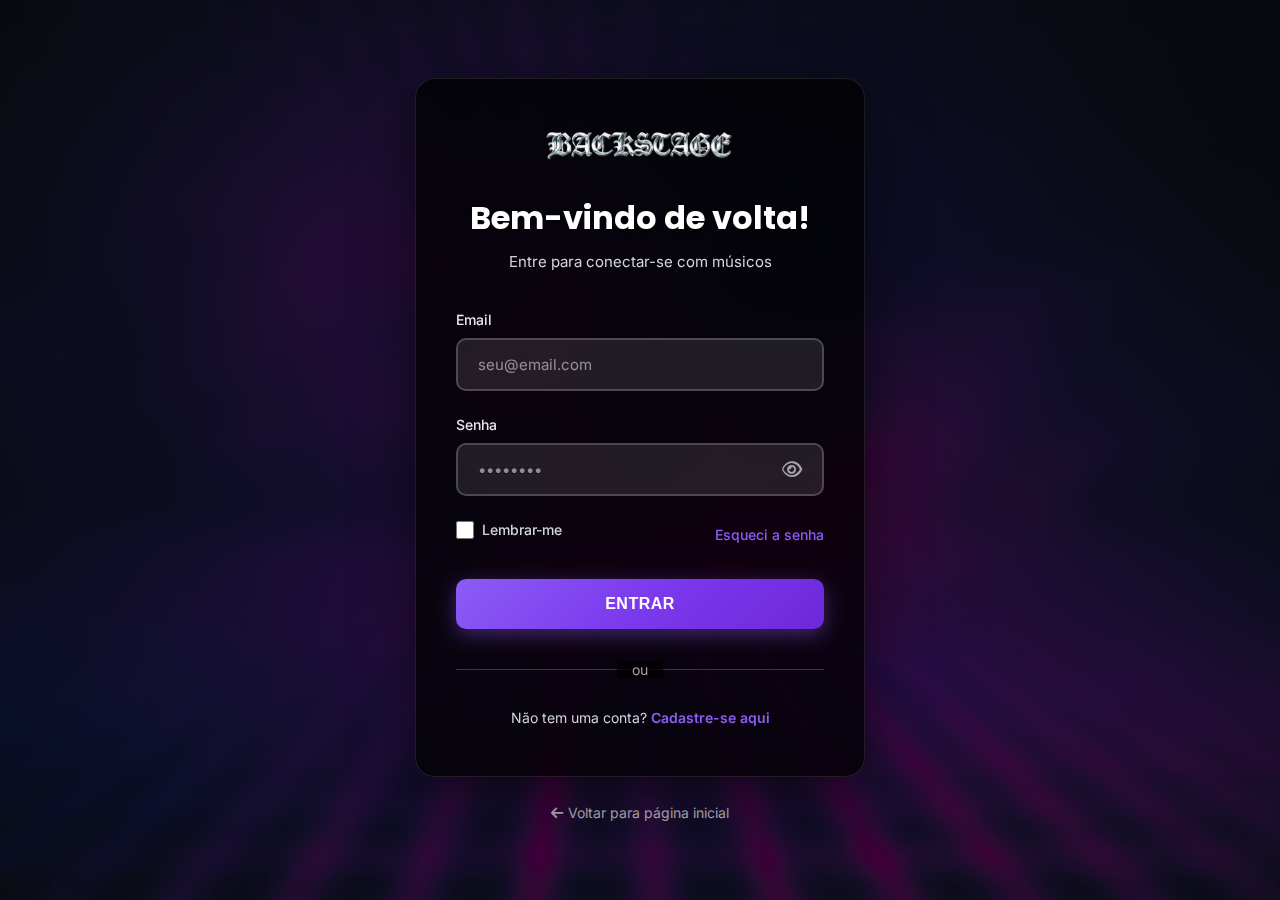
<file: login.html>
<!DOCTYPE html>
<html lang="pt-BR">
<head>
    <meta charset="UTF-8">
    <meta name="viewport" content="width=device-width, initial-scale=1.0">
    <title>Login - Backstage Cena</title>
    <link rel="preconnect" href="https://fonts.googleapis.com">
    <link rel="preconnect" href="https://fonts.gstatic.com" crossorigin>
    <link href="https://fonts.googleapis.com/css2?family=Inter:wght@300;400;500;600;700&family=Poppins:wght@600;700&display=swap" rel="stylesheet">
    
    <!-- Font Awesome para ícones -->
    <link rel="stylesheet" href="https://cdnjs.cloudflare.com/ajax/libs/font-awesome/6.4.0/css/all.min.css">
    
    <style>
        * {
            margin: 0;
            padding: 0;
            box-sizing: border-box;
        }
        
        body {
            font-family: 'Inter', sans-serif;
            min-height: 100vh;
            display: flex;
            align-items: center;
            justify-content: center;
            background-image: url('imagens/background.png');
            background-size: cover;
            background-position: center;
            background-repeat: no-repeat;
            background-attachment: fixed;
            position: relative;
            padding: 20px;
        }
        
        body::before {
            content: '';
            position: absolute;
            top: 0;
            left: 0;
            width: 100%;
            height: 100%;
            background: rgba(0, 0, 0, 0.4);
            z-index: 0;
        }

        .login-container {
            position: relative;
            z-index: 1;
            width: 100%;
            max-width: 450px;
        }

        .login-box {
            background: rgba(0, 0, 0, 0.75);
            border-radius: 20px;
            padding: 50px 40px;
            box-shadow: 0 20px 60px rgba(0, 0, 0, 0.5);
            backdrop-filter: blur(10px);
            border: 1px solid rgba(255, 255, 255, 0.1);
        }

        .logo-container {
            text-align: center;
            margin-bottom: 30px;
        }

        .logo-img {
            width: 200px;
            max-width: 100%;
        }

        .logo-fallback {
            font-family: 'Poppins', sans-serif;
            font-size: 28px;
            font-weight: 700;
            color: #8b5cf6;
            margin-bottom: 10px;
        }

        .login-header {
            text-align: center;
            margin-bottom: 40px;
        }

        .login-title {
            font-family: 'Poppins', sans-serif;
            font-size: 32px;
            font-weight: 700;
            color: #ffffff;
            margin-bottom: 10px;
            text-shadow: 0 2px 10px rgba(0, 0, 0, 0.5);
        }

        .login-subtitle {
            color: #d1d5db;
            font-size: 15px;
        }

        /* Formulário */
        .form-group {
            margin-bottom: 25px;
        }

        label {
            display: block;
            color: #e5e7eb;
            font-weight: 500;
            margin-bottom: 10px;
            font-size: 14px;
        }

        input[type="email"],
        input[type="password"],
        input[type="text"] {
            width: 100%;
            padding: 15px 50px 15px 20px;
            border: 2px solid rgba(255, 255, 255, 0.2);
            border-radius: 10px;
            font-size: 15px;
            font-family: 'Inter', sans-serif;
            transition: all 0.3s;
            background: rgba(255, 255, 255, 0.1);
            color: white;
        }

        input[type="email"]::placeholder,
        input[type="password"]::placeholder,
        input[type="text"]::placeholder {
            color: rgba(255, 255, 255, 0.5);
        }

        input[type="email"]:focus,
        input[type="password"]:focus,
        input[type="text"]:focus {
            outline: none;
            border-color: #8b5cf6;
            background: rgba(139, 92, 246, 0.1);
            box-shadow: 0 0 0 3px rgba(139, 92, 246, 0.2);
        }

        .password-container {
            position: relative;
        }

        .toggle-password {
            position: absolute;
            right: 15px;
            top: 50%;
            transform: translateY(-50%);
            background: none;
            border: none;
            color: rgba(255, 255, 255, 0.6);
            cursor: pointer;
            font-size: 18px;
            padding: 8px;
            transition: all 0.3s;
            display: flex;
            align-items: center;
            justify-content: center;
            width: 35px;
            height: 35px;
            border-radius: 5px;
        }

        .toggle-password:hover {
            color: #8b5cf6;
            background: rgba(139, 92, 246, 0.1);
        }

        .toggle-password:active {
            transform: translateY(-50%) scale(0.95);
        }

        .remember-forgot {
            display: flex;
            justify-content: space-between;
            align-items: center;
            margin-bottom: 30px;
            font-size: 14px;
        }

        .remember-me {
            display: flex;
            align-items: center;
            gap: 8px;
            color: #d1d5db;
            cursor: pointer;
            user-select: none;
        }

        .remember-me input[type="checkbox"] {
            width: 18px;
            height: 18px;
            cursor: pointer;
            margin: 0;
            accent-color: #8b5cf6;
        }

        .forgot-password {
            color: #8b5cf6;
            text-decoration: none;
            font-weight: 500;
            transition: all 0.2s;
        }

        .forgot-password:hover {
            color: #a78bfa;
            text-decoration: underline;
        }

        /* Botão de Login */
        .btn-login {
            width: 100%;
            padding: 16px;
            background: linear-gradient(135deg, #8b5cf6 0%, #7c3aed 50%, #6d28d9 100%);
            color: white;
            border: none;
            border-radius: 10px;
            font-size: 16px;
            font-weight: 600;
            cursor: pointer;
            transition: all 0.3s;
            box-shadow: 0 6px 20px rgba(139, 92, 246, 0.4);
            letter-spacing: 0.5px;
            text-transform: uppercase;
        }

        .btn-login:hover {
            transform: translateY(-3px);
            box-shadow: 0 10px 25px rgba(139, 92, 246, 0.6);
        }

        .btn-login:active {
            transform: translateY(-1px);
        }

        /* Divisor */
        .divider {
            text-align: center;
            margin: 30px 0;
            position: relative;
        }

        .divider::before {
            content: '';
            position: absolute;
            top: 50%;
            left: 0;
            width: 100%;
            height: 1px;
            background: rgba(255, 255, 255, 0.2);
        }

        .divider span {
            background: rgba(0, 0, 0, 0.75);
            padding: 0 15px;
            position: relative;
            color: #9ca3af;
            font-size: 14px;
        }

        /* Link de Cadastro */
        .signup-link {
            text-align: center;
            color: #d1d5db;
            font-size: 14px;
        }

        .signup-link a {
            color: #8b5cf6;
            text-decoration: none;
            font-weight: 600;
            transition: all 0.2s;
        }

        .signup-link a:hover {
            color: #a78bfa;
            text-decoration: underline;
        }

        .back-home {
            text-align: center;
            margin-top: 25px;
        }

        .back-home a {
            color: rgba(255, 255, 255, 0.7);
            text-decoration: none;
            font-size: 14px;
            transition: all 0.3s;
            display: inline-flex;
            align-items: center;
            gap: 5px;
        }

        .back-home a:hover {
            color: #8b5cf6;
        }

        /* Alertas */
        .alert {
            padding: 15px 20px;
            border-radius: 10px;
            margin-bottom: 25px;
            font-size: 14px;
            display: none;
            animation: slideDown 0.3s ease-out;
        }

        @keyframes slideDown {
            from {
                opacity: 0;
                transform: translateY(-10px);
            }
            to {
                opacity: 1;
                transform: translateY(0);
            }
        }

        .alert-error {
            background: rgba(220, 38, 38, 0.15);
            border: 1px solid rgba(220, 38, 38, 0.3);
            color: #fca5a5;
        }

        .alert-success {
            background: rgba(34, 197, 94, 0.15);
            border: 1px solid rgba(34, 197, 94, 0.3);
            color: #86efac;
        }

        /* Responsividade */
        @media (max-width: 500px) {
            .login-box {
                padding: 40px 30px;
            }

            .login-title {
                font-size: 26px;
            }

            .logo-img {
                width: 160px;
            }

            .remember-forgot {
                flex-direction: column;
                gap: 15px;
                align-items: flex-start;
            }
        }
    </style>
</head>
<body>
    <div class="login-container">
        <div class="login-box">
            <!-- Logo -->
            <div class="logo-container">
                <img src="imagens/logo.png" alt="Backstage Cena" class="logo-img" id="logo-img">
            </div>

            <!-- Header -->
            <div class="login-header">
                <h1 class="login-title">Bem-vindo de volta!</h1>
                <p class="login-subtitle">Entre para conectar-se com músicos</p>
            </div>

            <!-- Mensagens de erro/sucesso -->
            <div class="alert alert-error" id="alert-error"></div>
            <div class="alert alert-success" id="alert-success"></div>

            <!-- Formulário de Login -->
            <form action="php/login_process.php" method="POST" id="login-form">
                <div class="form-group">
                    <label for="email">Email</label>
                    <input 
                        type="email" 
                        id="email" 
                        name="email" 
                        placeholder="seu@email.com" 
                        required
                        autocomplete="email"
                    >
                </div>

                <div class="form-group">
                    <label for="senha">Senha</label>
                    <div class="password-container">
                        <input 
                            type="password" 
                            id="senha" 
                            name="senha" 
                            placeholder="••••••••" 
                            required
                            autocomplete="current-password"
                        >
                        <button type="button" class="toggle-password" id="toggle-btn" onclick="togglePassword()">
                            <i class="fa-regular fa-eye"></i>
                        </button>
                    </div>
                </div>

                <div class="remember-forgot">
                    <label class="remember-me">
                        <input type="checkbox" name="lembrar" id="lembrar">
                        <span>Lembrar-me</span>
                    </label>
                    <a href="#" class="forgot-password">Esqueci a senha</a>
                </div>

                <button type="submit" class="btn-login">Entrar</button>
            </form>

            <div class="divider">
                <span>ou</span>
            </div>

            <div class="signup-link">
                Não tem uma conta? <a href="cadastro.html">Cadastre-se aqui</a>
            </div>
        </div>

        <div class="back-home">
            <a href="index.html">
                <i class="fa-solid fa-arrow-left"></i>
                Voltar para página inicial
            </a>
        </div>
    </div>

    <script>
        // Toggle mostrar/ocultar senha
        function togglePassword() {
            const senhaInput = document.getElementById('senha');
            const toggleBtn = document.getElementById('toggle-btn');
            const icon = toggleBtn.querySelector('i');
            
            if (senhaInput.type === 'password') {
                senhaInput.type = 'text';
                icon.classList.remove('fa-eye');
                icon.classList.add('fa-eye-slash');
            } else {
                senhaInput.type = 'password';
                icon.classList.remove('fa-eye-slash');
                icon.classList.add('fa-eye');
            }
        }

        // Validação do formulário
        document.getElementById('login-form').addEventListener('submit', function(e) {
            const email = document.getElementById('email').value;
            const senha = document.getElementById('senha').value;

            // Validar email
            if (!email.includes('@') || !email.includes('.')) {
                e.preventDefault();
                mostrarErro('Por favor, insira um email válido.');
                return;
            }

            // Validar senha
            if (senha.length < 6) {
                e.preventDefault();
                mostrarErro('A senha deve ter pelo menos 6 caracteres.');
                return;
            }
        });

        // Função para mostrar mensagem de erro
        function mostrarErro(mensagem) {
            const alertError = document.getElementById('alert-error');
            alertError.textContent = mensagem;
            alertError.style.display = 'block';
            
            setTimeout(() => {
                alertError.style.display = 'none';
            }, 5000);
        }

        // Função para mostrar mensagem de sucesso
        function mostrarSucesso(mensagem) {
            const alertSuccess = document.getElementById('alert-success');
            alertSuccess.textContent = mensagem;
            alertSuccess.style.display = 'block';
            
            setTimeout(() => {
                alertSuccess.style.display = 'none';
            }, 5000);
        }

        // Verificar se há mensagem na URL
        const urlParams = new URLSearchParams(window.location.search);
        const mensagem = urlParams.get('mensagem');
        
        if (mensagem === 'cadastro_sucesso') {
            mostrarSucesso('✅ Cadastro realizado com sucesso! Faça login para continuar.');
        } else if (mensagem === 'logout') {
            mostrarSucesso('👋 Você saiu da sua conta com sucesso.');
        }

        const erro = urlParams.get('erro');
        if (erro === '1') {
            mostrarErro('❌ Email ou senha incorretos. Tente novamente.');
        }

        // Verificar se logo carregou
        window.addEventListener('load', function() {
            const logoImg = document.getElementById('logo-img');
            
            logoImg.onerror = function() {
                console.log('Logo não encontrada. Criando fallback...');
                const container = document.querySelector('.logo-container');
                const fallbackDiv = document.createElement('div');
                fallbackDiv.className = 'logo-fallback';
                fallbackDiv.textContent = 'BACKSTAGE CENA';
                
                logoImg.style.display = 'none';
                container.appendChild(fallbackDiv);
            };
        });
    </script>
</body>
</html>
</file>
